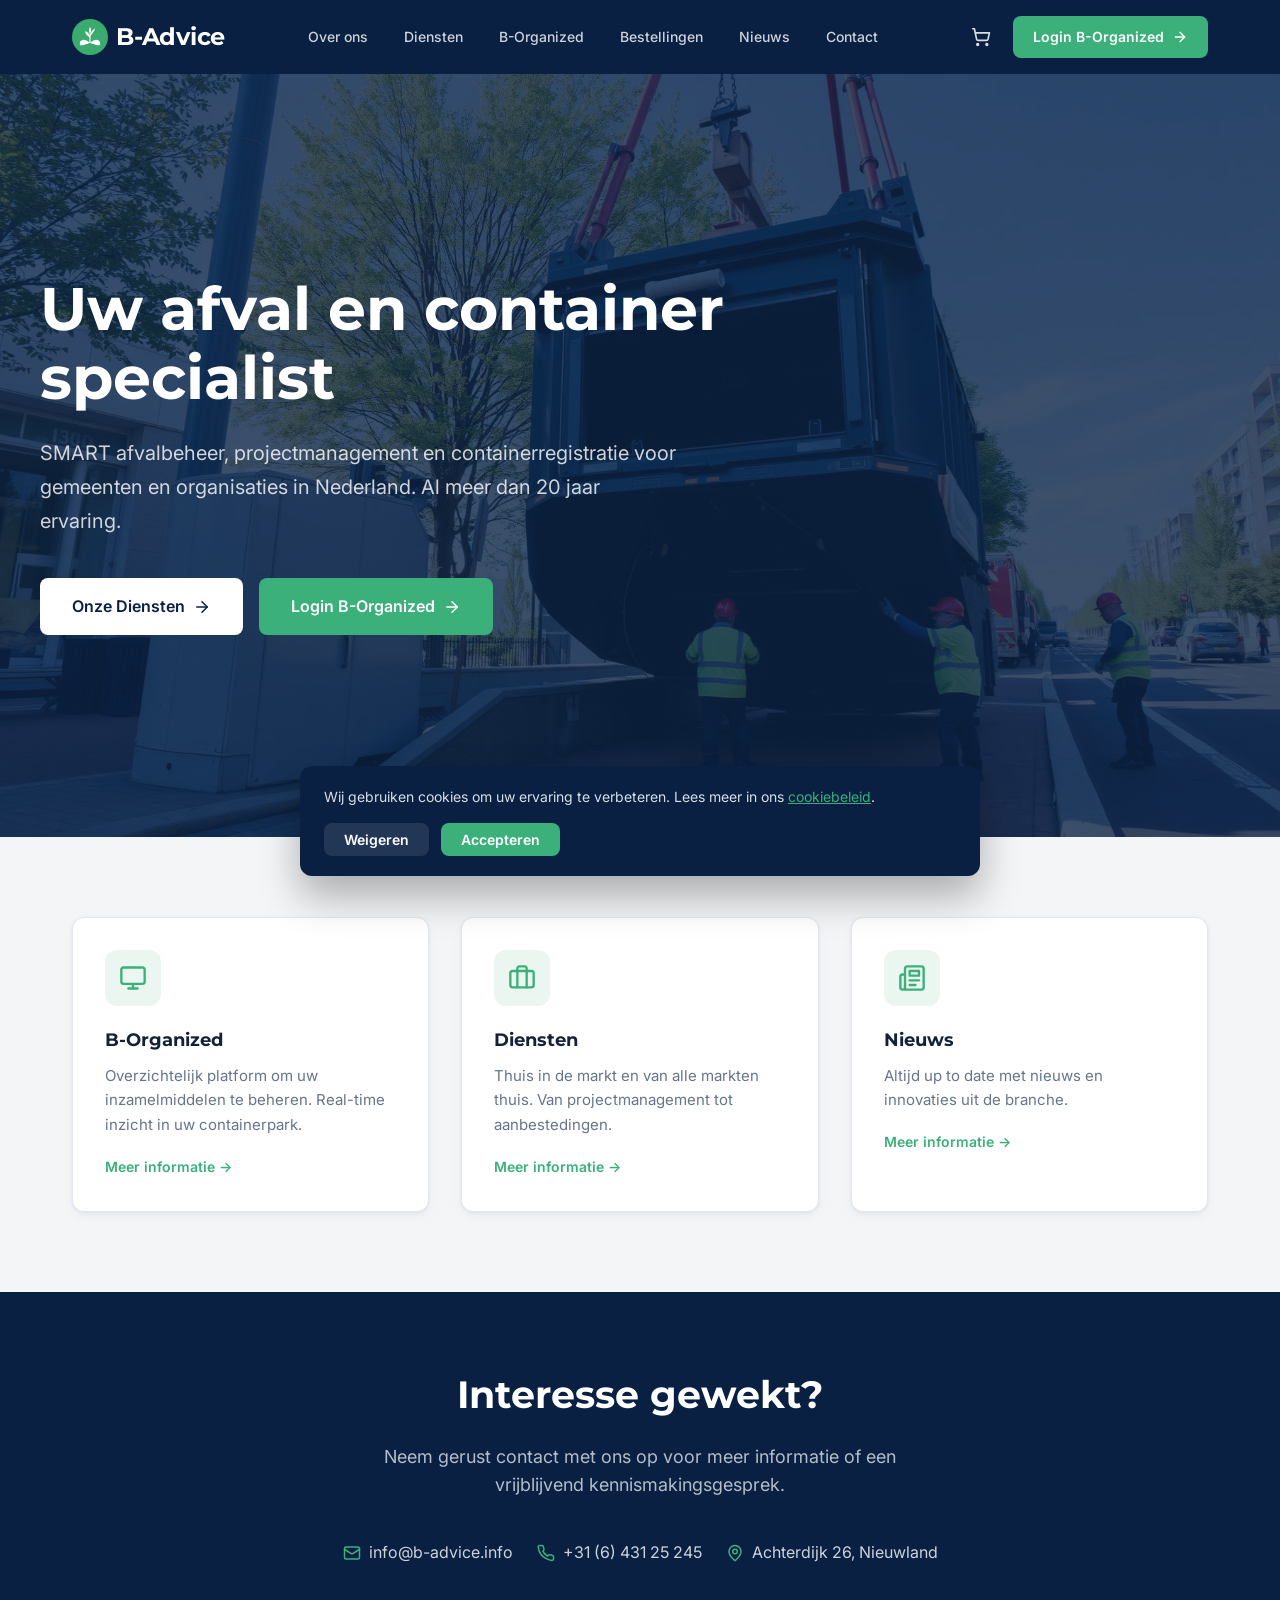
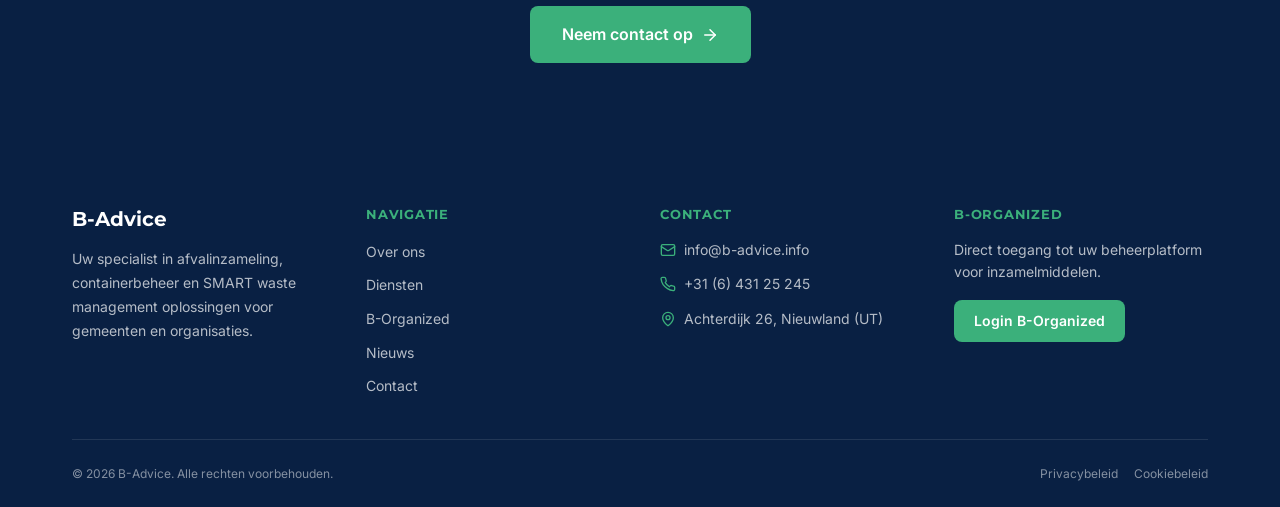
<file: docs/index.html>
<!DOCTYPE html>
<html lang="nl">
<head>
  <meta charset="UTF-8">
  <meta name="viewport" content="width=device-width, initial-scale=1">
  <title>B-Advice – Uw afval en container specialist</title>
  <meta name="description" content="SMART afvalbeheer, projectmanagement en containerregistratie voor gemeenten en organisaties in Nederland. Al meer dan 20 jaar ervaring.">
  <link rel="stylesheet" href="style.css">
</head>
<body class="ba-site-wrapper">

<!-- NAVBAR -->
<header class="ba-navbar" id="ba-navbar">
  <div class="ba-container">
    <div class="ba-navbar-inner">
      <a href="index.html" class="ba-logo">
        <img src="images/logo.svg" alt="B-Advice logo" width="36" height="36">
        <span class="ba-logo-text">B-Advice</span>
      </a>
      <nav class="ba-nav-desktop" aria-label="Primaire navigatie">
        <ul>
          <li><a href="over-ons.html">Over ons</a></li>
          <li><a href="diensten.html">Diensten</a></li>
          <li><a href="b-organized.html">B-Organized</a></li>
          <li><a href="bestellingen.html">Bestellingen</a></li>
          <li><a href="nieuws.html">Nieuws</a></li>
          <li><a href="contact.html">Contact</a></li>
        </ul>
      </nav>
      <div class="ba-nav-actions">
        <a href="bestellingen.html" class="ba-cart-link" aria-label="Winkelwagen">
          <svg xmlns="http://www.w3.org/2000/svg" width="20" height="20" viewBox="0 0 24 24" fill="none" stroke="currentColor" stroke-width="2" stroke-linecap="round" stroke-linejoin="round"><circle cx="8" cy="21" r="1"/><circle cx="19" cy="21" r="1"/><path d="M2.05 2.05h2l2.66 12.42a2 2 0 0 0 2 1.58h9.78a2 2 0 0 0 1.95-1.57l1.65-7.43H5.12"/></svg>
        </a>
        <a href="https://b-organized.info/login" target="_blank" rel="noopener noreferrer" class="ba-btn-login">
          Login B-Organized
          <svg xmlns="http://www.w3.org/2000/svg" width="16" height="16" viewBox="0 0 24 24" fill="none" stroke="currentColor" stroke-width="2" stroke-linecap="round" stroke-linejoin="round"><path d="M5 12h14"/><path d="m12 5 7 7-7 7"/></svg>
        </a>
      </div>
      <button class="ba-nav-toggle" id="ba-nav-toggle" aria-label="Menu openen" aria-expanded="false">
        <span></span>
      </button>
    </div>
  </div>
  <div class="ba-nav-mobile" id="ba-nav-mobile">
    <div class="ba-container">
      <nav>
        <ul>
          <li><a href="over-ons.html">Over ons</a></li>
          <li><a href="diensten.html">Diensten</a></li>
          <li><a href="b-organized.html">B-Organized</a></li>
          <li><a href="bestellingen.html">Bestellingen</a></li>
          <li><a href="nieuws.html">Nieuws</a></li>
          <li><a href="contact.html">Contact</a></li>
        </ul>
        <div style="padding:0 1rem 1rem">
          <a href="https://b-organized.info/login" target="_blank" rel="noopener noreferrer" class="ba-btn-login" style="display:flex;justify-content:center;margin-top:0.5rem">Login B-Organized</a>
        </div>
      </nav>
    </div>
  </div>
</header>

<main class="ba-main">

  <!-- HERO -->
  <section class="ba-hero-home">
    <div class="ba-hero-home-bg">
      <img src="images/hero-waste.jpg" alt="Ondergrondse container installatie" width="1920" height="1080">
      <div class="ba-hero-overlay"></div>
    </div>
    <div class="ba-container ba-hero-home-content">
      <h1>Uw afval en container specialist</h1>
      <p>SMART afvalbeheer, projectmanagement en containerregistratie voor gemeenten en organisaties in Nederland. Al meer dan 20 jaar ervaring.</p>
      <div class="ba-hero-btns">
        <a href="diensten.html" class="ba-btn ba-btn-primary">
          Onze Diensten
          <svg xmlns="http://www.w3.org/2000/svg" width="18" height="18" viewBox="0 0 24 24" fill="none" stroke="currentColor" stroke-width="2" stroke-linecap="round" stroke-linejoin="round"><path d="M5 12h14"/><path d="m12 5 7 7-7 7"/></svg>
        </a>
        <a href="https://b-organized.info/login" target="_blank" rel="noopener noreferrer" class="ba-btn ba-btn-green">
          Login B-Organized
          <svg xmlns="http://www.w3.org/2000/svg" width="18" height="18" viewBox="0 0 24 24" fill="none" stroke="currentColor" stroke-width="2" stroke-linecap="round" stroke-linejoin="round"><path d="M5 12h14"/><path d="m12 5 7 7-7 7"/></svg>
        </a>
      </div>
    </div>
  </section>

  <!-- FEATURE CARDS -->
  <section class="ba-section ba-bg-secondary">
    <div class="ba-container">
      <div class="ba-grid-3 ba-stagger">

        <a href="b-organized.html" class="ba-card ba-animate" style="text-decoration:none">
          <div class="ba-card-icon">
            <svg xmlns="http://www.w3.org/2000/svg" width="28" height="28" viewBox="0 0 24 24" fill="none" stroke="currentColor" stroke-width="2" stroke-linecap="round" stroke-linejoin="round"><rect width="20" height="14" x="2" y="3" rx="2"/><path d="M8 21h8m-4-4v4"/></svg>
          </div>
          <h3>B-Organized</h3>
          <p>Overzichtelijk platform om uw inzamelmiddelen te beheren. Real-time inzicht in uw containerpark.</p>
          <span class="ba-card-link">Meer informatie →</span>
        </a>

        <a href="diensten.html" class="ba-card ba-animate" style="text-decoration:none">
          <div class="ba-card-icon">
            <svg xmlns="http://www.w3.org/2000/svg" width="28" height="28" viewBox="0 0 24 24" fill="none" stroke="currentColor" stroke-width="2" stroke-linecap="round" stroke-linejoin="round"><path d="M16 20V4a2 2 0 0 0-2-2h-4a2 2 0 0 0-2 2v16"/><rect width="20" height="14" x="2" y="6" rx="2"/></svg>
          </div>
          <h3>Diensten</h3>
          <p>Thuis in de markt en van alle markten thuis. Van projectmanagement tot aanbestedingen.</p>
          <span class="ba-card-link">Meer informatie →</span>
        </a>

        <a href="nieuws.html" class="ba-card ba-animate" style="text-decoration:none">
          <div class="ba-card-icon">
            <svg xmlns="http://www.w3.org/2000/svg" width="28" height="28" viewBox="0 0 24 24" fill="none" stroke="currentColor" stroke-width="2" stroke-linecap="round" stroke-linejoin="round"><path d="M4 22h16a2 2 0 0 0 2-2V4a2 2 0 0 0-2-2H8a2 2 0 0 0-2 2v16a2 2 0 0 1-2 2Zm0 0a2 2 0 0 1-2-2v-9c0-1.1.9-2 2-2h2"/><path d="M18 14h-8"/><path d="M15 18h-5"/><path d="M10 6h8v4h-8V6Z"/></svg>
          </div>
          <h3>Nieuws</h3>
          <p>Altijd up to date met nieuws en innovaties uit de branche.</p>
          <span class="ba-card-link">Meer informatie →</span>
        </a>

      </div>
    </div>
  </section>

  <!-- CTA SECTION -->
  <section class="ba-section ba-bg-navy">
    <div class="ba-container">
      <div class="ba-cta ba-animate">
        <h2>Interesse gewekt?</h2>
        <p>Neem gerust contact met ons op voor meer informatie of een vrijblijvend kennismakingsgesprek.</p>
        <div class="ba-cta-contacts">
          <a href="mailto:info@b-advice.info">
            <span class="ba-icon-accent">
              <svg xmlns="http://www.w3.org/2000/svg" width="18" height="18" viewBox="0 0 24 24" fill="none" stroke="currentColor" stroke-width="2" stroke-linecap="round" stroke-linejoin="round"><rect width="20" height="16" x="2" y="4" rx="2"/><path d="m22 7-8.97 5.7a1.94 1.94 0 0 1-2.06 0L2 7"/></svg>
            </span>
            info@b-advice.info
          </a>
          <a href="tel:+31643125245">
            <span class="ba-icon-accent">
              <svg xmlns="http://www.w3.org/2000/svg" width="18" height="18" viewBox="0 0 24 24" fill="none" stroke="currentColor" stroke-width="2" stroke-linecap="round" stroke-linejoin="round"><path d="M22 16.92v3a2 2 0 0 1-2.18 2 19.79 19.79 0 0 1-8.63-3.07A19.5 19.5 0 0 1 4.69 13a19.79 19.79 0 0 1-3.07-8.67A2 2 0 0 1 3.54 2h3a2 2 0 0 1 2 1.72c.127.96.361 1.903.7 2.81a2 2 0 0 1-.45 2.11L7.91 9.91a16 16 0 0 0 6.18 6.18l1.27-1.27a2 2 0 0 1 2.11-.45c.907.339 1.85.573 2.81.7A2 2 0 0 1 22 16.92z"/></svg>
            </span>
            +31 (6) 431 25 245
          </a>
          <span>
            <span class="ba-icon-accent">
              <svg xmlns="http://www.w3.org/2000/svg" width="18" height="18" viewBox="0 0 24 24" fill="none" stroke="currentColor" stroke-width="2" stroke-linecap="round" stroke-linejoin="round"><path d="M20 10c0 4.993-5.539 10.193-7.399 11.799a1 1 0 0 1-1.202 0C9.539 20.193 4 14.993 4 10a8 8 0 0 1 16 0"/><circle cx="12" cy="10" r="3"/></svg>
            </span>
            Achterdijk 26, Nieuwland
          </span>
        </div>
        <a href="contact.html" class="ba-btn ba-btn-green">
          Neem contact op
          <svg xmlns="http://www.w3.org/2000/svg" width="18" height="18" viewBox="0 0 24 24" fill="none" stroke="currentColor" stroke-width="2" stroke-linecap="round" stroke-linejoin="round"><path d="M5 12h14"/><path d="m12 5 7 7-7 7"/></svg>
        </a>
      </div>
    </div>
  </section>

</main>

<!-- FOOTER -->
<footer class="ba-footer">
  <div class="ba-container">
    <div class="ba-footer-inner">
      <div class="ba-footer-brand">
        <h3>B-Advice</h3>
        <p>Uw specialist in afvalinzameling, containerbeheer en SMART waste management oplossingen voor gemeenten en organisaties.</p>
      </div>
      <div class="ba-footer-section">
        <h4>Navigatie</h4>
        <ul>
          <li><a href="over-ons.html">Over ons</a></li>
          <li><a href="diensten.html">Diensten</a></li>
          <li><a href="b-organized.html">B-Organized</a></li>
          <li><a href="nieuws.html">Nieuws</a></li>
          <li><a href="contact.html">Contact</a></li>
        </ul>
      </div>
      <div class="ba-footer-section">
        <h4>Contact</h4>
        <div class="ba-footer-contact-item">
          <svg xmlns="http://www.w3.org/2000/svg" width="16" height="16" viewBox="0 0 24 24" fill="none" stroke="currentColor" stroke-width="2" stroke-linecap="round" stroke-linejoin="round"><rect width="20" height="16" x="2" y="4" rx="2"/><path d="m22 7-8.97 5.7a1.94 1.94 0 0 1-2.06 0L2 7"/></svg>
          <a href="mailto:info@b-advice.info">info@b-advice.info</a>
        </div>
        <div class="ba-footer-contact-item">
          <svg xmlns="http://www.w3.org/2000/svg" width="16" height="16" viewBox="0 0 24 24" fill="none" stroke="currentColor" stroke-width="2" stroke-linecap="round" stroke-linejoin="round"><path d="M22 16.92v3a2 2 0 0 1-2.18 2 19.79 19.79 0 0 1-8.63-3.07A19.5 19.5 0 0 1 4.69 13a19.79 19.79 0 0 1-3.07-8.67A2 2 0 0 1 3.54 2h3a2 2 0 0 1 2 1.72c.127.96.361 1.903.7 2.81a2 2 0 0 1-.45 2.11L7.91 9.91a16 16 0 0 0 6.18 6.18l1.27-1.27a2 2 0 0 1 2.11-.45c.907.339 1.85.573 2.81.7A2 2 0 0 1 22 16.92z"/></svg>
          <a href="tel:+31643125245">+31 (6) 431 25 245</a>
        </div>
        <div class="ba-footer-contact-item">
          <svg xmlns="http://www.w3.org/2000/svg" width="16" height="16" viewBox="0 0 24 24" fill="none" stroke="currentColor" stroke-width="2" stroke-linecap="round" stroke-linejoin="round"><path d="M20 10c0 4.993-5.539 10.193-7.399 11.799a1 1 0 0 1-1.202 0C9.539 20.193 4 14.993 4 10a8 8 0 0 1 16 0"/><circle cx="12" cy="10" r="3"/></svg>
          <span>Achterdijk 26, Nieuwland (UT)</span>
        </div>
      </div>
      <div class="ba-footer-section ba-footer-borganized">
        <h4>B-Organized</h4>
        <p>Direct toegang tot uw beheerplatform voor inzamelmiddelen.</p>
        <a href="https://b-organized.info/login" target="_blank" rel="noopener noreferrer" class="ba-btn ba-btn-green ba-btn-sm">
          Login B-Organized
        </a>
      </div>
    </div>
    <div class="ba-footer-bottom">
      <p>&copy; 2026 B-Advice. Alle rechten voorbehouden.</p>
      <div class="ba-footer-bottom-links">
        <a href="privacybeleid.html">Privacybeleid</a>
        <a href="cookiebeleid.html">Cookiebeleid</a>
      </div>
    </div>
  </div>
</footer>

<!-- COOKIE CONSENT -->
<div class="ba-cookie" id="ba-cookie">
  <p>Wij gebruiken cookies om uw ervaring te verbeteren. Lees meer in ons <a href="cookiebeleid.html">cookiebeleid</a>.</p>
  <div class="ba-cookie-btns">
    <button class="ba-cookie-decline" id="ba-cookie-decline">Weigeren</button>
    <button class="ba-cookie-accept" id="ba-cookie-accept">Accepteren</button>
  </div>
</div>

<script>
(function () {
  var toggle = document.getElementById('ba-nav-toggle');
  var mobileNav = document.getElementById('ba-nav-mobile');
  if (toggle && mobileNav) {
    toggle.addEventListener('click', function () {
      var open = mobileNav.classList.toggle('open');
      toggle.classList.toggle('open', open);
      toggle.setAttribute('aria-expanded', open ? 'true' : 'false');
    });
  }
  var navbar = document.getElementById('ba-navbar');
  if (navbar) {
    window.addEventListener('scroll', function () {
      navbar.classList.toggle('scrolled', window.scrollY > 20);
    }, { passive: true });
  }
  var cookieBar = document.getElementById('ba-cookie');
  if (cookieBar) {
    if (localStorage.getItem('ba_cookie_consent')) cookieBar.classList.add('hidden');
    document.getElementById('ba-cookie-accept').addEventListener('click', function () {
      localStorage.setItem('ba_cookie_consent', 'accepted');
      cookieBar.classList.add('hidden');
    });
    document.getElementById('ba-cookie-decline').addEventListener('click', function () {
      localStorage.setItem('ba_cookie_consent', 'declined');
      cookieBar.classList.add('hidden');
    });
  }
  var animEls = document.querySelectorAll('.ba-animate');
  if ('IntersectionObserver' in window) {
    var obs = new IntersectionObserver(function (entries) {
      entries.forEach(function (e) {
        if (e.isIntersecting) { e.target.classList.add('visible'); obs.unobserve(e.target); }
      });
    }, { threshold: 0.1 });
    animEls.forEach(function (el) { obs.observe(el); });
  } else {
    animEls.forEach(function (el) { el.classList.add('visible'); });
  }
})();
</script>
</body>
</html>
</file>
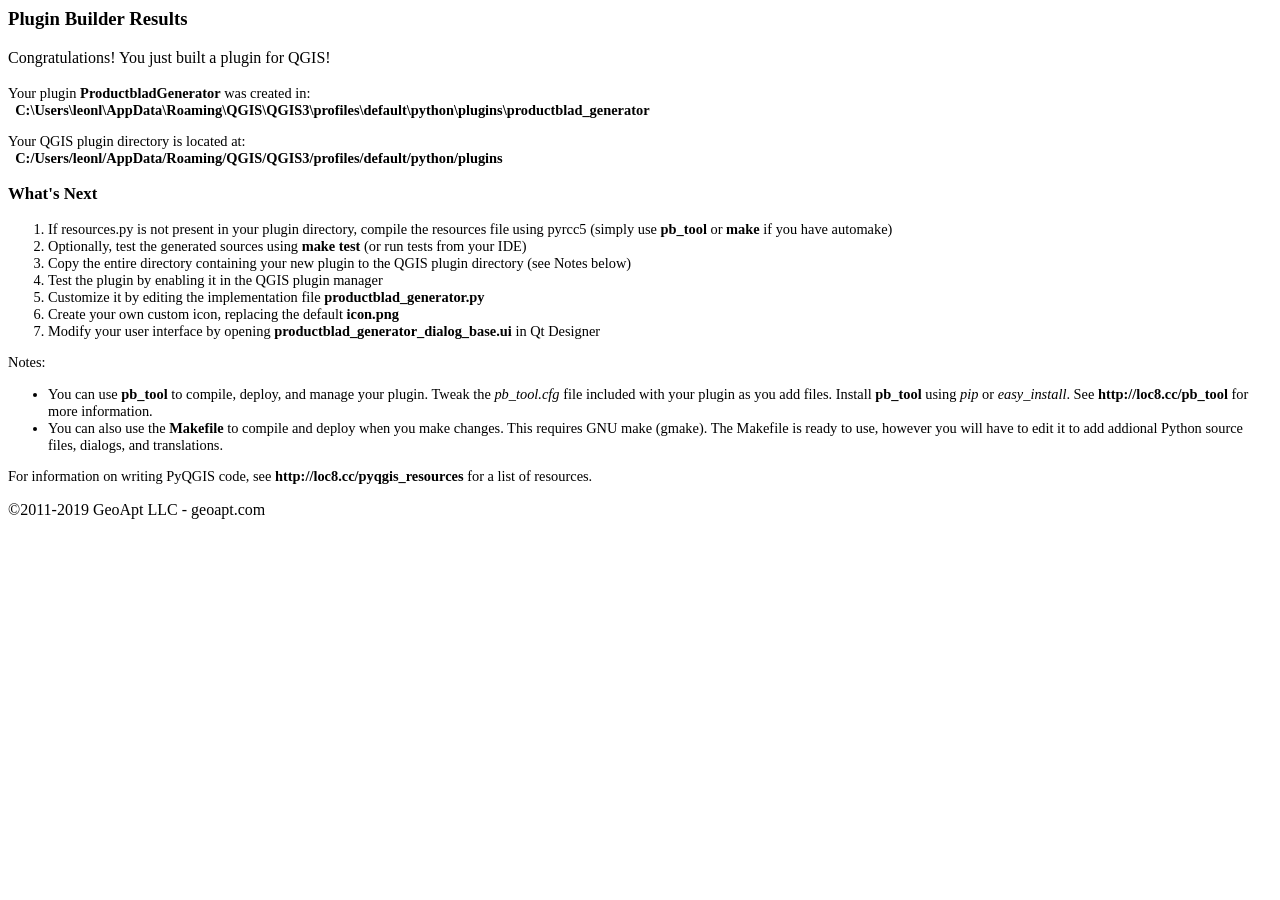
<file: README.html>
<html>
<body>
<h3>Plugin Builder Results</h3>

Congratulations! You just built a plugin for QGIS!<br/><br />

<div id='help' style='font-size:.9em;'>
Your plugin <b>ProductbladGenerator</b> was created in:<br>
&nbsp;&nbsp;<b>C:\Users\leonl\AppData\Roaming\QGIS\QGIS3\profiles\default\python\plugins\productblad_generator</b>
<p>
Your QGIS plugin directory is located at:<br>
&nbsp;&nbsp;<b>C:/Users/leonl/AppData/Roaming/QGIS/QGIS3/profiles/default/python/plugins</b>
<p>
<h3>What's Next</h3>
<ol>
    <li>If resources.py is not present in your plugin directory, compile the resources file using pyrcc5 (simply use <b>pb_tool</b> or <b>make</b> if you have automake)
    <li>Optionally, test the generated sources using <b>make test</b> (or run tests from your IDE)
    <li>Copy the entire directory containing your new plugin to the QGIS plugin directory (see Notes below)
    <li>Test the plugin by enabling it in the QGIS plugin manager
    <li>Customize it by editing the implementation file <b>productblad_generator.py</b>
    <li>Create your own custom icon, replacing the default <b>icon.png</b>
    <li>Modify your user interface by opening <b>productblad_generator_dialog_base.ui</b> in Qt Designer
</ol>
Notes:
<ul>
    <li>You can use <b>pb_tool</b> to compile, deploy, and manage your plugin. Tweak the <i>pb_tool.cfg</i> file included with your plugin as you add files. Install <b>pb_tool</b> using 
        <i>pip</i> or <i>easy_install</i>. See <b>http://loc8.cc/pb_tool</b> for more information.
    <li>You can also use the <b>Makefile</b> to compile and deploy when you
        make changes. This requires GNU make (gmake). The Makefile is ready to use, however you 
        will have to edit it to add addional Python source files, dialogs, and translations.
</ul>
</div>
<div style='font-size:.9em;'>
<p>
For information on writing PyQGIS code, see <b>http://loc8.cc/pyqgis_resources</b> for a list of resources.
</p>
</div>
<p>
&copy;2011-2019 GeoApt LLC - geoapt.com 
</p>
</body>
</html>
</file>
<file: docs/style.css>
/*
Theme Name: B-Advice
Theme URI: https://b-advice.info
Description: Officieel thema voor B-Advice - specialist in afvalinzameling, containerbeheer en SMART waste management voor gemeenten en organisaties in Nederland.
Version: 1.0.0
Author: B-Advice
Author URI: https://b-advice.info
Text Domain: b-advice
License: Proprietary
*/

@import url('https://fonts.googleapis.com/css2?family=Inter:wght@300;400;500;600;700;800;900&family=Montserrat:wght@600;700;800;900&display=swap');

/* =====================
   CSS VARIABLES
   ===================== */
:root {
  --navy:        hsl(216, 76%, 15%);
  --navy-light:  hsl(216, 50%, 25%);
  --green:       hsl(153, 50%, 46%);
  --green-dark:  hsl(153, 55%, 38%);
  --green-light: hsl(153, 45%, 55%);
  --white:       #ffffff;
  --foreground:  hsl(216, 50%, 15%);
  --muted:       hsl(215, 16%, 47%);
  --secondary:   hsl(210, 20%, 96%);
  --border:      hsl(214, 32%, 91%);
  --card:        #ffffff;
  --radius:      0.75rem;
}

/* =====================
   RESET & BASE
   ===================== */
*, *::before, *::after { box-sizing: border-box; margin: 0; padding: 0; }

html { scroll-behavior: smooth; }

body {
  font-family: 'Inter', sans-serif;
  font-size: 1rem;
  line-height: 1.6;
  color: var(--foreground);
  background: var(--white);
  -webkit-font-smoothing: antialiased;
}

h1, h2, h3, h4, h5, h6 {
  font-family: 'Montserrat', sans-serif;
  line-height: 1.2;
  color: var(--foreground);
}

a { color: inherit; text-decoration: none; }
a:hover { text-decoration: none; }
img { max-width: 100%; height: auto; display: block; }
ul { list-style: none; }
button { cursor: pointer; border: none; background: none; font-family: inherit; }
input, textarea, select { font-family: inherit; }

/* =====================
   LAYOUT
   ===================== */
.ba-container {
  width: 100%;
  max-width: 1200px;
  margin: 0 auto;
  padding: 0 1rem;
}

@media (min-width: 640px)  { .ba-container { padding: 0 1.5rem; } }
@media (min-width: 1024px) { .ba-container { padding: 0 2rem; } }

.ba-site-wrapper {
  display: flex;
  flex-direction: column;
  min-height: 100vh;
}

.ba-main { flex: 1; padding-top: 72px; }

/* =====================
   NAVBAR
   ===================== */
.ba-navbar {
  position: fixed;
  top: 0; left: 0; right: 0;
  z-index: 100;
  background: var(--navy);
  transition: padding 0.3s, box-shadow 0.3s;
  padding: 1rem 0;
}
.ba-navbar.scrolled {
  padding: 0.5rem 0;
  box-shadow: 0 4px 24px rgba(0,0,0,0.18);
}

.ba-navbar-inner {
  display: flex;
  align-items: center;
  justify-content: space-between;
  gap: 1rem;
}

.ba-logo {
  display: flex;
  align-items: center;
  gap: 0.5rem;
  text-decoration: none;
}
.ba-logo img {
  width: 2.25rem;
  height: 2.25rem;
}
.ba-logo-text {
  font-family: 'Montserrat', sans-serif;
  font-size: 1.5rem;
  font-weight: 700;
  color: var(--white);
  letter-spacing: -0.01em;
}

/* Desktop nav */
.ba-nav-desktop {
  display: none;
  align-items: center;
  gap: 0.25rem;
}
@media (min-width: 1024px) {
  .ba-nav-desktop { display: flex; }
}

.ba-nav-desktop a,
.ba-nav-desktop .current-menu-item > a,
.ba-nav-desktop .current_page_item > a {
  display: inline-block;
  padding: 0.5rem 1rem;
  font-size: 0.875rem;
  font-weight: 500;
  color: rgba(255,255,255,0.8);
  border-radius: 0.375rem;
  transition: color 0.2s;
}
.ba-nav-desktop a:hover,
.ba-nav-desktop .current-menu-item > a,
.ba-nav-desktop .current_page_item > a { color: var(--white); }

/* WordPress nav menu reset */
.ba-nav-desktop ul { display: flex; align-items: center; gap: 0.25rem; }
.ba-nav-desktop ul li { position: relative; }
.ba-nav-desktop ul ul { display: none; } /* hide sub-menus */

.ba-nav-login {
  display: none;
}
@media (min-width: 1024px) {
  .ba-nav-login { display: block; }
}

.ba-btn-login {
  display: inline-flex;
  align-items: center;
  gap: 0.5rem;
  background: var(--green);
  color: var(--white);
  padding: 0.625rem 1.25rem;
  border-radius: 0.5rem;
  font-size: 0.875rem;
  font-weight: 600;
  transition: background 0.2s;
}
.ba-btn-login:hover { background: var(--green-dark); color: var(--white); }

/* Mobile toggle */
.ba-nav-toggle {
  display: flex;
  align-items: center;
  justify-content: center;
  width: 2.5rem;
  height: 2.5rem;
  color: var(--white);
  padding: 0.5rem;
}
@media (min-width: 1024px) { .ba-nav-toggle { display: none; } }

.ba-nav-toggle span,
.ba-nav-toggle span::before,
.ba-nav-toggle span::after {
  display: block;
  width: 22px;
  height: 2px;
  background: var(--white);
  transition: all 0.3s;
  position: relative;
}
.ba-nav-toggle span::before,
.ba-nav-toggle span::after {
  content: '';
  position: absolute;
  left: 0;
}
.ba-nav-toggle span::before { top: -7px; }
.ba-nav-toggle span::after  { top: 7px; }

/* Mobile nav open state */
.ba-nav-toggle.open span  { background: transparent; }
.ba-nav-toggle.open span::before { transform: rotate(45deg); top: 0; }
.ba-nav-toggle.open span::after  { transform: rotate(-45deg); top: 0; }

/* Mobile menu */
.ba-nav-mobile {
  display: none;
  background: var(--navy);
  border-top: 1px solid var(--navy-light);
}
.ba-nav-mobile.open { display: block; }

.ba-nav-mobile nav {
  padding: 1rem 0;
}
.ba-nav-mobile a {
  display: block;
  padding: 0.75rem 1rem;
  font-size: 0.875rem;
  font-weight: 500;
  color: rgba(255,255,255,0.8);
  border-radius: 0.375rem;
  transition: color 0.2s, background 0.2s;
}
.ba-nav-mobile a:hover,
.ba-nav-mobile .current-menu-item > a,
.ba-nav-mobile .current_page_item > a {
  color: var(--white);
  background: var(--navy-light);
}
.ba-nav-mobile ul { padding: 0 1rem; }
.ba-nav-mobile ul ul { display: none; }

.ba-nav-mobile .ba-btn-login {
  display: flex;
  justify-content: center;
  margin: 0.5rem 1rem;
  padding: 0.75rem 1.25rem;
}

/* =====================
   BUTTONS
   ===================== */
.ba-btn {
  display: inline-flex;
  align-items: center;
  gap: 0.5rem;
  padding: 1rem 2rem;
  border-radius: 0.5rem;
  font-size: 1rem;
  font-weight: 600;
  transition: all 0.2s;
  cursor: pointer;
  border: none;
}
.ba-btn-primary {
  background: var(--white);
  color: var(--navy);
}
.ba-btn-primary:hover { background: rgba(255,255,255,0.9); color: var(--navy); }

.ba-btn-green {
  background: var(--green);
  color: var(--white);
}
.ba-btn-green:hover { background: var(--green-dark); color: var(--white); }

.ba-btn-navy {
  background: var(--navy);
  color: var(--white);
}
.ba-btn-navy:hover { background: var(--navy-light); color: var(--white); }

.ba-btn-accent {
  background: var(--green);
  color: var(--white);
}
.ba-btn-accent:hover { background: var(--green-dark); color: var(--white); }

.ba-btn-sm {
  padding: 0.625rem 1.25rem;
  font-size: 0.875rem;
}

/* =====================
   HERO SECTIONS
   ===================== */
.ba-hero-home {
  position: relative;
  min-height: 85vh;
  display: flex;
  align-items: center;
  overflow: hidden;
}
.ba-hero-home-bg {
  position: absolute;
  inset: 0;
}
.ba-hero-home-bg img {
  width: 100%;
  height: 100%;
  object-fit: cover;
}
.ba-hero-overlay {
  position: absolute;
  inset: 0;
  background: rgba(13, 37, 71, 0.80);
}
.ba-hero-home-content {
  position: relative;
  z-index: 1;
  padding: 5rem 0;
}
.ba-hero-home-content h1 {
  font-size: clamp(2rem, 5vw, 3.75rem);
  font-weight: 700;
  color: var(--white);
  margin-bottom: 1.5rem;
  max-width: 48rem;
  line-height: 1.15;
}
.ba-hero-home-content p {
  font-size: clamp(1rem, 2.5vw, 1.25rem);
  color: rgba(255,255,255,0.8);
  margin-bottom: 2.5rem;
  max-width: 40rem;
  line-height: 1.7;
}
.ba-hero-btns {
  display: flex;
  flex-wrap: wrap;
  gap: 1rem;
}

/* Interior page hero */
.ba-page-hero {
  background: var(--navy);
  padding: 6rem 0 4rem;
}
@media (min-width: 1024px) { .ba-page-hero { padding: 8rem 0 5rem; } }
.ba-page-hero h1 {
  font-size: clamp(2rem, 4vw, 3rem);
  font-weight: 700;
  color: var(--white);
  margin-bottom: 1.5rem;
  max-width: 48rem;
}
.ba-page-hero p {
  font-size: 1.125rem;
  color: rgba(255,255,255,0.7);
  max-width: 40rem;
  line-height: 1.7;
}

/* =====================
   SECTIONS
   ===================== */
.ba-section { padding: 5rem 0; }
.ba-section-sm { padding: 3rem 0; }

.ba-bg-white    { background: var(--white); }
.ba-bg-secondary { background: var(--secondary); }
.ba-bg-navy     { background: var(--navy); }
.ba-bg-accent   { background: var(--green); }

.ba-section-title {
  font-size: clamp(1.75rem, 3vw, 2.25rem);
  font-weight: 700;
  margin-bottom: 3rem;
}
.ba-section-title-center {
  text-align: center;
  margin-bottom: 3rem;
}
.ba-section-title-white { color: var(--white); }

/* =====================
   CARDS
   ===================== */
.ba-card {
  background: var(--card);
  border: 1px solid var(--border);
  border-radius: var(--radius);
  padding: 2rem;
  transition: transform 0.3s, box-shadow 0.3s;
}
.ba-card:hover {
  transform: translateY(-4px);
  box-shadow: 0 12px 40px -12px rgba(13,37,71,0.15);
}

.ba-card-icon {
  width: 3.5rem;
  height: 3.5rem;
  border-radius: 0.75rem;
  background: rgba(58,170,110,0.1);
  display: flex;
  align-items: center;
  justify-content: center;
  margin-bottom: 1.5rem;
}
.ba-card-icon svg { color: var(--green); }

.ba-card h3 {
  font-size: 1.125rem;
  font-weight: 700;
  margin-bottom: 0.75rem;
}
.ba-card p {
  color: var(--muted);
  font-size: 0.9375rem;
  line-height: 1.65;
  margin-bottom: 1rem;
}
.ba-card-link {
  display: inline-flex;
  align-items: center;
  gap: 0.25rem;
  color: var(--green);
  font-size: 0.875rem;
  font-weight: 600;
  transition: gap 0.2s;
}
.ba-card:hover .ba-card-link { gap: 0.5rem; }

/* Dark card */
.ba-card-dark {
  background: var(--navy);
  border-color: var(--navy);
  color: var(--white);
}
.ba-card-dark h3 { color: var(--white); }
.ba-card-dark p { color: rgba(255,255,255,0.7); }

/* =====================
   GRIDS
   ===================== */
.ba-grid-3 {
  display: grid;
  grid-template-columns: 1fr;
  gap: 2rem;
}
@media (min-width: 768px)  { .ba-grid-3 { grid-template-columns: repeat(2, 1fr); } }
@media (min-width: 1024px) { .ba-grid-3 { grid-template-columns: repeat(3, 1fr); } }

.ba-grid-4 {
  display: grid;
  grid-template-columns: 1fr;
  gap: 1.5rem;
}
@media (min-width: 768px)  { .ba-grid-4 { grid-template-columns: repeat(2, 1fr); } }
@media (min-width: 1280px) { .ba-grid-4 { grid-template-columns: repeat(4, 1fr); } }

.ba-grid-2 {
  display: grid;
  grid-template-columns: 1fr;
  gap: 4rem;
}
@media (min-width: 1024px) { .ba-grid-2 { grid-template-columns: repeat(2, 1fr); align-items: center; } }

/* =====================
   CTA SECTION
   ===================== */
.ba-cta {
  text-align: center;
}
.ba-cta h2 {
  font-size: clamp(1.75rem, 3vw, 2.5rem);
  font-weight: 700;
  color: var(--white);
  margin-bottom: 1.5rem;
}
.ba-cta p {
  color: rgba(255,255,255,0.7);
  font-size: 1.125rem;
  margin-bottom: 2.5rem;
  max-width: 36rem;
  margin-left: auto;
  margin-right: auto;
}
.ba-cta-contacts {
  display: flex;
  flex-wrap: wrap;
  align-items: center;
  justify-content: center;
  gap: 1.5rem;
  color: rgba(255,255,255,0.8);
  margin-bottom: 2.5rem;
}
.ba-cta-contacts a {
  display: flex;
  align-items: center;
  gap: 0.5rem;
  transition: color 0.2s;
}
.ba-cta-contacts a:hover { color: var(--green-light); }
.ba-cta-contacts span { display: flex; align-items: center; gap: 0.5rem; }
.ba-icon-accent { color: var(--green); flex-shrink: 0; }

/* =====================
   TIMELINE
   ===================== */
.ba-timeline { max-width: 44rem; }
.ba-timeline-item {
  display: flex;
  gap: 1.5rem;
  padding-bottom: 2.5rem;
  position: relative;
}
.ba-timeline-dot-wrap {
  display: flex;
  flex-direction: column;
  align-items: center;
}
.ba-timeline-dot {
  width: 1rem;
  height: 1rem;
  border-radius: 50%;
  background: var(--green);
  flex-shrink: 0;
  margin-top: 0.25rem;
}
.ba-timeline-line {
  width: 2px;
  flex: 1;
  background: var(--border);
  margin-top: 0.5rem;
}
.ba-timeline-year {
  font-size: 0.875rem;
  font-weight: 700;
  color: var(--green);
}
.ba-timeline-text { color: var(--foreground); margin-top: 0.25rem; }

/* =====================
   TEAM CARDS
   ===================== */
.ba-team-card { position: relative; }
.ba-avatar {
  width: 4rem;
  height: 4rem;
  border-radius: 50%;
  background: var(--navy);
  display: flex;
  align-items: center;
  justify-content: center;
  margin-bottom: 1.25rem;
}
.ba-avatar-initials {
  font-family: 'Montserrat', sans-serif;
  font-weight: 700;
  font-size: 1.25rem;
  color: var(--white);
}
.ba-team-role {
  color: var(--green);
  font-size: 0.875rem;
  font-weight: 500;
  margin-bottom: 0.75rem;
}
.ba-linkedin {
  display: inline-flex;
  align-items: center;
  gap: 0.375rem;
  font-size: 0.875rem;
  color: var(--green);
  font-weight: 500;
  transition: color 0.2s;
}
.ba-linkedin:hover { color: var(--green-dark); }

/* =====================
   NEWS / ARTICLES
   ===================== */
.ba-article {
  background: var(--card);
  border: 1px solid var(--border);
  border-radius: var(--radius);
  overflow: hidden;
  transition: transform 0.3s, box-shadow 0.3s;
  cursor: pointer;
}
.ba-article:hover {
  transform: translateY(-4px);
  box-shadow: 0 12px 40px -12px rgba(13,37,71,0.15);
}
.ba-article-accent { height: 0.5rem; background: var(--green); }
.ba-article-body { padding: 1.75rem; }
.ba-article-meta {
  display: flex;
  align-items: center;
  gap: 1rem;
  font-size: 0.75rem;
  color: var(--muted);
  margin-bottom: 1rem;
}
.ba-article-meta span { display: flex; align-items: center; gap: 0.25rem; }
.ba-article h3 {
  font-size: 1.0625rem;
  font-weight: 700;
  margin-bottom: 0.75rem;
  transition: color 0.2s;
}
.ba-article:hover h3 { color: var(--green); }
.ba-article p { font-size: 0.875rem; color: var(--muted); line-height: 1.65; margin-bottom: 1rem; }
.ba-article-more {
  display: inline-flex;
  align-items: center;
  gap: 0.25rem;
  color: var(--green);
  font-size: 0.875rem;
  font-weight: 600;
}

/* Category filter */
.ba-category-filters {
  display: flex;
  flex-wrap: wrap;
  gap: 0.5rem;
  margin-bottom: 3rem;
}
.ba-category-btn {
  padding: 0.5rem 1rem;
  border-radius: 0.5rem;
  font-size: 0.875rem;
  font-weight: 500;
  background: var(--secondary);
  color: var(--muted);
  border: none;
  cursor: pointer;
  transition: background 0.2s, color 0.2s;
}
.ba-category-btn:hover,
.ba-category-btn.active {
  background: var(--green);
  color: var(--white);
}

/* =====================
   CONTACT FORM
   ===================== */
.ba-form { }
.ba-form-group { margin-bottom: 1.25rem; }
.ba-form label {
  display: block;
  font-size: 0.875rem;
  font-weight: 500;
  margin-bottom: 0.375rem;
  color: var(--foreground);
}
.ba-form input,
.ba-form textarea {
  width: 100%;
  padding: 0.75rem 1rem;
  border: 1px solid var(--border);
  border-radius: 0.5rem;
  background: var(--white);
  color: var(--foreground);
  font-size: 1rem;
  transition: border-color 0.2s, box-shadow 0.2s;
  outline: none;
}
.ba-form input:focus,
.ba-form textarea:focus {
  border-color: var(--green);
  box-shadow: 0 0 0 3px rgba(58,170,110,0.15);
}
.ba-form textarea { resize: vertical; }

.ba-alert {
  padding: 1rem 1.25rem;
  border-radius: 0.5rem;
  margin-bottom: 1.5rem;
  font-size: 0.9375rem;
}
.ba-alert-success { background: rgba(58,170,110,0.1); color: var(--green-dark); border: 1px solid rgba(58,170,110,0.3); }
.ba-alert-error   { background: rgba(239,68,68,0.1); color: #b91c1c; border: 1px solid rgba(239,68,68,0.2); }

.ba-contact-info-item {
  display: flex;
  align-items: flex-start;
  gap: 1rem;
  margin-bottom: 1.5rem;
}
.ba-contact-info-icon {
  width: 3rem;
  height: 3rem;
  border-radius: 0.5rem;
  background: rgba(58,170,110,0.1);
  display: flex;
  align-items: center;
  justify-content: center;
  flex-shrink: 0;
}
.ba-contact-info-icon svg { color: var(--green); }
.ba-contact-info-label { font-weight: 600; margin-bottom: 0.25rem; }
.ba-contact-info-value { color: var(--muted); }
.ba-contact-info-value a { color: var(--muted); transition: color 0.2s; }
.ba-contact-info-value a:hover { color: var(--green); }

.ba-map {
  border-radius: var(--radius);
  overflow: hidden;
  border: 1px solid var(--border);
}

/* =====================
   PRODUCT CATEGORIES
   ===================== */
.ba-product-cat {
  display: flex;
  align-items: center;
  gap: 1rem;
  padding: 1.5rem;
  border: 1px solid var(--border);
  border-radius: var(--radius);
  background: var(--card);
  transition: transform 0.3s, box-shadow 0.3s;
}
.ba-product-cat:hover {
  transform: translateY(-4px);
  box-shadow: 0 12px 40px -12px rgba(13,37,71,0.15);
}
.ba-product-cat-icon {
  width: 3rem;
  height: 3rem;
  border-radius: 0.5rem;
  background: rgba(58,170,110,0.1);
  display: flex;
  align-items: center;
  justify-content: center;
  flex-shrink: 0;
}
.ba-product-cat-icon svg { color: var(--green); }
.ba-product-cat h3 {
  font-size: 1rem;
  font-weight: 700;
  margin: 0;
}

/* Offerte box */
.ba-offerte {
  background: var(--secondary);
  border-radius: var(--radius);
  padding: 2.5rem;
  text-align: center;
  margin-top: 4rem;
}
.ba-offerte h3 {
  font-size: 1.5rem;
  font-weight: 700;
  margin-bottom: 1rem;
}
.ba-offerte p { color: var(--muted); margin-bottom: 2rem; max-width: 32rem; margin-left: auto; margin-right: auto; }
.ba-offerte-contacts {
  display: flex;
  flex-wrap: wrap;
  align-items: center;
  justify-content: center;
  gap: 1.5rem;
  margin-bottom: 1.5rem;
}
.ba-offerte-contacts a {
  display: flex;
  align-items: center;
  gap: 0.5rem;
  color: var(--green);
  font-weight: 500;
  transition: color 0.2s;
}
.ba-offerte-contacts a:hover { color: var(--green-dark); }

/* =====================
   B-ORGANIZED PAGE
   ===================== */
.ba-badge {
  display: inline-block;
  background: rgba(58,170,110,0.2);
  color: var(--green);
  font-size: 0.875rem;
  font-weight: 600;
  padding: 0.375rem 1rem;
  border-radius: 9999px;
  margin-bottom: 1.5rem;
}
.ba-borganized-img {
  border-radius: var(--radius);
  box-shadow: 0 25px 60px -15px rgba(13,37,71,0.4);
  border: 1px solid rgba(255,255,255,0.1);
}
.ba-feature-center {
  text-align: center;
  padding: 2rem;
  border: 1px solid var(--border);
  border-radius: var(--radius);
  background: var(--card);
  transition: transform 0.3s, box-shadow 0.3s;
}
.ba-feature-center:hover {
  transform: translateY(-4px);
  box-shadow: 0 12px 40px -12px rgba(13,37,71,0.15);
}
.ba-feature-center .ba-card-icon { margin: 0 auto 1.25rem; }
.ba-feature-center h3 { font-size: 1.0625rem; font-weight: 700; margin-bottom: 0.5rem; }
.ba-feature-center p { font-size: 0.875rem; color: var(--muted); line-height: 1.65; margin: 0; }

/* =====================
   POLICY PAGES
   ===================== */
.ba-policy-content {
  max-width: 48rem;
  margin: 0 auto;
  padding: 5rem 0;
}
.ba-policy-content h1 {
  font-size: 2.25rem;
  font-weight: 700;
  margin-bottom: 2rem;
}
.ba-policy-content h2 {
  font-size: 1.375rem;
  font-weight: 700;
  margin-top: 2.5rem;
  margin-bottom: 0.75rem;
}
.ba-policy-content p {
  color: rgba(13,37,71,0.75);
  margin-bottom: 1rem;
  line-height: 1.75;
}
.ba-policy-content ul {
  list-style: disc;
  padding-left: 1.5rem;
  color: rgba(13,37,71,0.75);
  margin-bottom: 1rem;
}
.ba-policy-content ul li { margin-bottom: 0.5rem; line-height: 1.7; }
.ba-policy-content a { color: var(--green); }
.ba-policy-content a:hover { text-decoration: underline; }
.ba-policy-meta { font-size: 0.875rem; color: var(--muted); margin-bottom: 1.5rem; }

/* =====================
   SINGLE POST
   ===================== */
.ba-single-post {
  max-width: 48rem;
  margin: 0 auto;
  padding: 5rem 0;
}
.ba-single-post h1 { font-size: 2rem; margin-bottom: 1rem; }
.ba-post-meta { font-size: 0.875rem; color: var(--muted); margin-bottom: 2rem; display: flex; gap: 1rem; flex-wrap: wrap; }
.ba-post-meta span { display: flex; align-items: center; gap: 0.375rem; }
.ba-post-content { color: var(--foreground); line-height: 1.8; }
.ba-post-content p { margin-bottom: 1.25rem; }
.ba-post-content h2 { font-size: 1.5rem; margin-top: 2rem; margin-bottom: 0.75rem; }
.ba-post-content h3 { font-size: 1.25rem; margin-top: 1.5rem; margin-bottom: 0.5rem; }
.ba-post-content ul, .ba-post-content ol { padding-left: 1.5rem; margin-bottom: 1.25rem; }
.ba-post-content li { margin-bottom: 0.375rem; }
.ba-post-content a { color: var(--green); text-decoration: underline; }
.ba-back-link {
  display: inline-flex;
  align-items: center;
  gap: 0.375rem;
  color: var(--green);
  font-weight: 500;
  font-size: 0.9375rem;
  margin-bottom: 2rem;
}
.ba-back-link:hover { color: var(--green-dark); }

/* =====================
   FOOTER
   ===================== */
.ba-footer {
  background: var(--navy);
  color: var(--white);
}
.ba-footer-inner {
  display: grid;
  grid-template-columns: 1fr;
  gap: 2.5rem;
  padding: 4rem 0 2rem;
}
@media (min-width: 768px)  { .ba-footer-inner { grid-template-columns: repeat(2, 1fr); } }
@media (min-width: 1024px) { .ba-footer-inner { grid-template-columns: repeat(4, 1fr); } }

.ba-footer-brand h3 {
  font-family: 'Montserrat', sans-serif;
  font-size: 1.25rem;
  font-weight: 700;
  color: var(--white);
  margin-bottom: 1rem;
}
.ba-footer-brand p { font-size: 0.875rem; color: rgba(255,255,255,0.7); line-height: 1.7; }

.ba-footer-section h4 {
  font-family: 'Montserrat', sans-serif;
  font-size: 0.8125rem;
  font-weight: 700;
  text-transform: uppercase;
  letter-spacing: 0.06em;
  color: var(--green);
  margin-bottom: 1rem;
}
.ba-footer-section ul li { margin-bottom: 0.5rem; }
.ba-footer-section ul a {
  font-size: 0.875rem;
  color: rgba(255,255,255,0.7);
  transition: color 0.2s;
}
.ba-footer-section ul a:hover { color: var(--green); }

.ba-footer-contact-item {
  display: flex;
  align-items: center;
  gap: 0.5rem;
  font-size: 0.875rem;
  color: rgba(255,255,255,0.7);
  margin-bottom: 0.75rem;
}
.ba-footer-contact-item a { color: rgba(255,255,255,0.7); transition: color 0.2s; }
.ba-footer-contact-item a:hover { color: var(--green); }
.ba-footer-contact-item svg { color: var(--green); flex-shrink: 0; }

.ba-footer-borganized p { font-size: 0.875rem; color: rgba(255,255,255,0.7); margin-bottom: 1rem; }

.ba-footer-bottom {
  border-top: 1px solid rgba(255,255,255,0.1);
  padding: 1.5rem 0;
  display: flex;
  flex-wrap: wrap;
  align-items: center;
  justify-content: space-between;
  gap: 1rem;
}
.ba-footer-bottom p { font-size: 0.75rem; color: rgba(255,255,255,0.5); }
.ba-footer-bottom-links { display: flex; gap: 1rem; }
.ba-footer-bottom-links a { font-size: 0.75rem; color: rgba(255,255,255,0.5); transition: color 0.2s; }
.ba-footer-bottom-links a:hover { color: var(--green); }

/* =====================
   COOKIE CONSENT
   ===================== */
.ba-cookie {
  position: fixed;
  bottom: 1.5rem;
  left: 1rem;
  right: 1rem;
  z-index: 200;
  background: var(--navy);
  color: var(--white);
  border-radius: var(--radius);
  padding: 1.25rem 1.5rem;
  box-shadow: 0 20px 40px rgba(0,0,0,0.3);
  display: flex;
  flex-wrap: wrap;
  align-items: center;
  justify-content: space-between;
  gap: 1rem;
  max-width: 680px;
  margin: 0 auto;
}
.ba-cookie p { font-size: 0.875rem; color: rgba(255,255,255,0.85); line-height: 1.5; }
.ba-cookie a { color: var(--green); text-decoration: underline; }
.ba-cookie-btns { display: flex; gap: 0.75rem; flex-shrink: 0; }
.ba-cookie-accept, .ba-cookie-decline {
  padding: 0.5rem 1.25rem;
  border-radius: 0.5rem;
  font-size: 0.875rem;
  font-weight: 600;
  cursor: pointer;
  border: none;
  transition: all 0.2s;
}
.ba-cookie-accept { background: var(--green); color: var(--white); }
.ba-cookie-accept:hover { background: var(--green-dark); }
.ba-cookie-decline { background: rgba(255,255,255,0.1); color: var(--white); }
.ba-cookie-decline:hover { background: rgba(255,255,255,0.2); }
.ba-cookie.hidden { display: none; }

/* =====================
   SVG ICONS (inline)
   ===================== */
.ba-icon { display: inline-block; vertical-align: middle; }

/* =====================
   SCROLL ANIMATIONS
   ===================== */
.ba-animate {
  opacity: 0;
  transform: translateY(30px);
  transition: opacity 0.6s ease-out, transform 0.6s ease-out;
}
.ba-animate.visible {
  opacity: 1;
  transform: translateY(0);
}
.ba-stagger > .ba-animate:nth-child(1) { transition-delay: 0ms; }
.ba-stagger > .ba-animate:nth-child(2) { transition-delay: 100ms; }
.ba-stagger > .ba-animate:nth-child(3) { transition-delay: 200ms; }
.ba-stagger > .ba-animate:nth-child(4) { transition-delay: 300ms; }
.ba-stagger > .ba-animate:nth-child(5) { transition-delay: 400ms; }
.ba-stagger > .ba-animate:nth-child(6) { transition-delay: 500ms; }
.ba-stagger > .ba-animate:nth-child(7) { transition-delay: 600ms; }
.ba-stagger > .ba-animate:nth-child(8) { transition-delay: 700ms; }

/* =====================
   404
   ===================== */
.ba-404 {
  min-height: 60vh;
  display: flex;
  align-items: center;
  justify-content: center;
  text-align: center;
  padding: 5rem 0;
}
.ba-404-code {
  font-family: 'Montserrat', sans-serif;
  font-size: 8rem;
  font-weight: 700;
  line-height: 1;
  background: linear-gradient(135deg, var(--navy), var(--green));
  -webkit-background-clip: text;
  -webkit-text-fill-color: transparent;
  background-clip: text;
  margin-bottom: 1.5rem;
}
.ba-404 h2 { font-size: 1.75rem; margin-bottom: 1rem; }
.ba-404 p  { color: var(--muted); margin-bottom: 2rem; }

/* =====================
   UTILITY
   ===================== */
.ba-text-center  { text-align: center; }
.ba-text-muted   { color: var(--muted); }
.ba-text-green   { color: var(--green); }
.ba-text-white   { color: var(--white); }
.ba-mt-2  { margin-top: 0.5rem; }
.ba-mt-4  { margin-top: 1rem; }
.ba-mt-8  { margin-top: 2rem; }
.ba-mt-16 { margin-top: 4rem; }
.ba-mb-2  { margin-bottom: 0.5rem; }
.ba-mb-4  { margin-bottom: 1rem; }
.ba-mb-8  { margin-bottom: 2rem; }
.ba-max-2xl { max-width: 42rem; }

/* WordPress alignment helpers */
.aligncenter { text-align: center; }
.wp-caption { max-width: 100%; }

/* =====================
   DESIGN ENHANCEMENTS
   ===================== */

/* Refined card depth */
.ba-card {
  box-shadow: 0 1px 3px rgba(13,37,71,0.06), 0 4px 12px rgba(13,37,71,0.04);
}
.ba-card:hover {
  box-shadow: 0 8px 30px -8px rgba(13,37,71,0.18), 0 2px 8px rgba(13,37,71,0.08);
}

/* Section subtitle */
.ba-section-intro {
  font-size: 1.0625rem;
  color: var(--muted);
  max-width: 42rem;
  margin-bottom: 3rem;
  line-height: 1.7;
}

/* Improved page hero breadcrumb line */
.ba-page-hero {
  background: linear-gradient(135deg, var(--navy) 0%, hsl(216, 60%, 22%) 100%);
  border-bottom: 3px solid var(--green);
}

/* Outline button */
.ba-btn-outline {
  background: transparent;
  color: var(--navy);
  border: 2px solid var(--border);
}
.ba-btn-outline:hover {
  border-color: var(--green);
  color: var(--green);
}
.ba-btn-outline-white {
  background: transparent;
  color: var(--white);
  border: 2px solid rgba(255,255,255,0.4);
}
.ba-btn-outline-white:hover {
  border-color: var(--white);
  background: rgba(255,255,255,0.1);
  color: var(--white);
}

/* =====================
   NAVBAR: CART + ACTIONS
   ===================== */
.ba-nav-actions {
  display: none;
  align-items: center;
  gap: 0.75rem;
}
@media (min-width: 1024px) {
  .ba-nav-actions { display: flex; }
}

.ba-cart-link {
  position: relative;
  display: inline-flex;
  align-items: center;
  justify-content: center;
  width: 2.5rem;
  height: 2.5rem;
  color: rgba(255,255,255,0.85);
  border-radius: 0.5rem;
  transition: color 0.2s, background 0.2s;
}
.ba-cart-link:hover {
  color: var(--white);
  background: rgba(255,255,255,0.1);
}
.ba-cart-count {
  position: absolute;
  top: -4px;
  right: -4px;
  background: var(--green);
  color: var(--white);
  font-size: 0.65rem;
  font-weight: 700;
  width: 1.1rem;
  height: 1.1rem;
  border-radius: 50%;
  display: flex;
  align-items: center;
  justify-content: center;
  line-height: 1;
}

.ba-mobile-bottom-actions {
  display: flex;
  align-items: center;
  gap: 0.75rem;
  padding: 0.5rem 1rem;
  margin-top: 0.5rem;
  border-top: 1px solid rgba(255,255,255,0.08);
}
.ba-mobile-bottom-actions .ba-cart-link {
  width: auto;
  padding: 0.5rem 0.75rem;
  font-size: 0.875rem;
  gap: 0.375rem;
}
.ba-mobile-bottom-actions .ba-btn-login {
  flex: 1;
}

/* =====================
   SHOP HERO
   ===================== */
.ba-shop-hero {
  background: linear-gradient(135deg, var(--navy) 0%, hsl(216, 60%, 22%) 100%);
  padding: 7rem 0 4rem;
}
@media (min-width: 1024px) { .ba-shop-hero { padding: 9rem 0 5rem; } }

.ba-shop-hero-inner {
  display: grid;
  grid-template-columns: 1fr;
  gap: 3rem;
  align-items: center;
}
@media (min-width: 1024px) {
  .ba-shop-hero-inner { grid-template-columns: 1fr auto; gap: 4rem; }
}

.ba-shop-hero-text .ba-badge {
  background: rgba(58,170,110,0.2);
  color: var(--green-light);
}

.ba-shop-hero-text h1 {
  font-size: clamp(2rem, 4.5vw, 3rem);
  font-weight: 700;
  color: var(--white);
  margin-bottom: 1.25rem;
  line-height: 1.1;
}
.ba-shop-hero-text p {
  font-size: 1.125rem;
  color: rgba(255,255,255,0.75);
  margin-bottom: 2rem;
  max-width: 38rem;
  line-height: 1.7;
}
.ba-shop-hero-btns {
  display: flex;
  flex-wrap: wrap;
  gap: 1rem;
}

.ba-shop-hero-stats {
  display: flex;
  gap: 1.5rem;
}
@media (min-width: 1024px) {
  .ba-shop-hero-stats { flex-direction: column; gap: 1rem; }
}
.ba-stat-box {
  background: rgba(255,255,255,0.07);
  border: 1px solid rgba(255,255,255,0.12);
  border-radius: var(--radius);
  padding: 1.25rem 1.75rem;
  text-align: center;
  min-width: 7rem;
}
.ba-stat-number {
  display: block;
  font-family: 'Montserrat', sans-serif;
  font-size: 1.875rem;
  font-weight: 700;
  color: var(--white);
  line-height: 1;
  margin-bottom: 0.25rem;
}
.ba-stat-label {
  display: block;
  font-size: 0.8125rem;
  color: rgba(255,255,255,0.6);
}

/* =====================
   TRUST BAR
   ===================== */
.ba-trust-bar {
  background: var(--white);
  border-bottom: 1px solid var(--border);
  padding: 1rem 0;
}
.ba-trust-items {
  display: flex;
  flex-wrap: wrap;
  justify-content: center;
  gap: 1.5rem 3rem;
}
.ba-trust-item {
  display: flex;
  align-items: center;
  gap: 0.5rem;
  font-size: 0.875rem;
  font-weight: 500;
  color: var(--foreground);
}
.ba-trust-item svg { color: var(--green); flex-shrink: 0; }

/* =====================
   PRODUCT GRID & CARDS
   ===================== */
.ba-product-grid {
  display: grid;
  grid-template-columns: 1fr;
  gap: 2rem;
  margin-top: 2rem;
}
@media (min-width: 640px) {
  .ba-product-grid { grid-template-columns: repeat(2, 1fr); }
}
@media (min-width: 1100px) {
  .ba-product-grid { grid-template-columns: repeat(3, 1fr); }
}

.ba-product-card {
  background: var(--white);
  border: 1px solid var(--border);
  border-radius: var(--radius);
  overflow: hidden;
  display: flex;
  flex-direction: column;
  box-shadow: 0 1px 3px rgba(13,37,71,0.06), 0 4px 12px rgba(13,37,71,0.04);
  transition: transform 0.3s, box-shadow 0.3s;
}
.ba-product-card:hover {
  transform: translateY(-5px);
  box-shadow: 0 12px 40px -10px rgba(13,37,71,0.2);
}

/* Product image / color block */
.ba-product-img {
  position: relative;
  height: 11rem;
  display: flex;
  align-items: center;
  justify-content: center;
  overflow: hidden;
}
.ba-product-img svg { color: rgba(255,255,255,0.55); }

.ba-product-img--1 { background: linear-gradient(135deg, var(--navy) 0%, hsl(216, 60%, 28%) 100%); }
.ba-product-img--2 { background: linear-gradient(135deg, hsl(153, 55%, 32%) 0%, hsl(153, 50%, 44%) 100%); }
.ba-product-img--3 { background: linear-gradient(135deg, hsl(25, 80%, 44%) 0%, hsl(35, 90%, 52%) 100%); }
.ba-product-img--4 { background: linear-gradient(135deg, hsl(270, 50%, 38%) 0%, hsl(280, 55%, 52%) 100%); }
.ba-product-img--5 { background: linear-gradient(135deg, hsl(196, 65%, 28%) 0%, hsl(196, 60%, 42%) 100%); }

.ba-product-number {
  position: absolute;
  top: 0.75rem;
  left: 0.75rem;
  background: rgba(255,255,255,0.15);
  color: rgba(255,255,255,0.9);
  font-family: 'Montserrat', sans-serif;
  font-size: 0.75rem;
  font-weight: 700;
  padding: 0.25rem 0.625rem;
  border-radius: 9999px;
  backdrop-filter: blur(4px);
}

.ba-product-body {
  display: flex;
  flex-direction: column;
  flex: 1;
  padding: 1.5rem;
}

.ba-product-tags {
  display: flex;
  gap: 0.5rem;
  margin-bottom: 0.875rem;
  flex-wrap: wrap;
}
.ba-product-tag {
  font-size: 0.75rem;
  font-weight: 600;
  padding: 0.2rem 0.625rem;
  border-radius: 9999px;
  background: var(--secondary);
  color: var(--muted);
}
.ba-product-tag--popular {
  background: rgba(58,170,110,0.12);
  color: var(--green-dark);
}
.ba-product-tag--new {
  background: rgba(245,158,11,0.12);
  color: hsl(35, 90%, 42%);
}

.ba-product-card h3 {
  font-size: 1.0625rem;
  font-weight: 700;
  margin-bottom: 0.625rem;
  color: var(--foreground);
}
.ba-product-card p {
  font-size: 0.875rem;
  color: var(--muted);
  line-height: 1.65;
  margin-bottom: 1rem;
}

.ba-product-specs {
  list-style: none;
  padding: 0;
  margin: 0 0 1.25rem;
  display: flex;
  flex-direction: column;
  gap: 0.375rem;
}
.ba-product-specs li {
  display: flex;
  align-items: center;
  gap: 0.4rem;
  font-size: 0.8125rem;
  color: var(--foreground);
}
.ba-product-specs li svg { color: var(--green); flex-shrink: 0; }

.ba-product-price-row {
  margin-top: auto;
  padding-top: 1rem;
  border-top: 1px solid var(--border);
  margin-bottom: 1rem;
}
.ba-product-price {
  font-family: 'Montserrat', sans-serif;
  font-size: 1.125rem;
  font-weight: 700;
  color: var(--green-dark);
}

.ba-product-actions {
  display: flex;
  gap: 0.625rem;
  flex-wrap: wrap;
}
.ba-product-actions .ba-btn {
  flex: 1;
  min-width: 0;
  justify-content: center;
  font-size: 0.8125rem;
  padding: 0.6rem 1rem;
}

/* WooCommerce notice */
.ba-wc-shop-notice {
  background: linear-gradient(135deg, rgba(58,170,110,0.08) 0%, rgba(58,170,110,0.03) 100%);
  border: 1px solid rgba(58,170,110,0.25);
  border-radius: var(--radius);
  padding: 1.5rem 2rem;
  display: flex;
  align-items: center;
  gap: 1.5rem;
  margin-bottom: 3rem;
}
.ba-wc-shop-notice-icon {
  width: 3rem;
  height: 3rem;
  background: rgba(58,170,110,0.12);
  border-radius: 0.75rem;
  display: flex;
  align-items: center;
  justify-content: center;
  flex-shrink: 0;
  color: var(--green);
}
.ba-wc-shop-notice h3 {
  font-size: 1rem;
  margin-bottom: 0.25rem;
}
.ba-wc-shop-notice p {
  font-size: 0.875rem;
  color: var(--muted);
  margin-bottom: 0.75rem;
}

/* =====================
   WOOCOMMERCE STYLES
   ===================== */

/* Wrap all WooCommerce pages */
.woocommerce,
.woocommerce-page {
  padding-top: 0;
}

/* Breadcrumb */
.ba-wc-breadcrumb {
  background: var(--secondary);
  border-bottom: 1px solid var(--border);
  padding: 0.75rem 0;
}
.ba-wc-breadcrumb ul {
  display: flex;
  flex-wrap: wrap;
  gap: 0.25rem;
  align-items: center;
  max-width: 1200px;
  margin: 0 auto;
  padding: 0 2rem;
  font-size: 0.8125rem;
  color: var(--muted);
}
.ba-wc-breadcrumb li + li::before {
  content: '/';
  margin-right: 0.25rem;
  color: var(--border);
}
.ba-wc-breadcrumb a { color: var(--green); transition: color 0.2s; }
.ba-wc-breadcrumb a:hover { color: var(--green-dark); }

/* WooCommerce page layout wrapper */
.woocommerce .ba-container,
.woocommerce-page .ba-container {
  padding-top: 3rem;
  padding-bottom: 3rem;
}

/* ---- Notices ---- */
.woocommerce-notices-wrapper {
  max-width: 1200px;
  margin: 0 auto 1.5rem;
  padding: 0 2rem;
}
.woocommerce-message,
.woocommerce-info {
  background: rgba(58,170,110,0.08);
  border-left: 4px solid var(--green);
  color: var(--foreground);
  padding: 1rem 1.25rem;
  border-radius: 0 var(--radius) var(--radius) 0;
  font-size: 0.9375rem;
  margin-bottom: 1rem;
}
.woocommerce-error {
  background: rgba(239,68,68,0.07);
  border-left: 4px solid #ef4444;
  color: #b91c1c;
  padding: 1rem 1.25rem;
  border-radius: 0 var(--radius) var(--radius) 0;
  font-size: 0.9375rem;
  margin-bottom: 1rem;
  list-style: none;
}

/* ---- Archive / Shop ---- */
.woocommerce ul.products {
  display: grid;
  grid-template-columns: repeat(auto-fill, minmax(260px, 1fr));
  gap: 1.75rem;
  list-style: none;
  padding: 0;
  margin: 0;
}
.woocommerce ul.products li.product {
  background: var(--white);
  border: 1px solid var(--border);
  border-radius: var(--radius);
  overflow: hidden;
  display: flex;
  flex-direction: column;
  box-shadow: 0 1px 3px rgba(13,37,71,0.05);
  transition: transform 0.3s, box-shadow 0.3s;
}
.woocommerce ul.products li.product:hover {
  transform: translateY(-4px);
  box-shadow: 0 12px 36px -10px rgba(13,37,71,0.18);
}
.woocommerce ul.products li.product a img {
  width: 100%;
  height: 200px;
  object-fit: cover;
  display: block;
}
.woocommerce ul.products li.product .woocommerce-loop-product__title {
  font-family: 'Montserrat', sans-serif;
  font-size: 1rem;
  font-weight: 700;
  padding: 1rem 1.25rem 0.25rem;
  color: var(--foreground);
}
.woocommerce ul.products li.product .price {
  padding: 0 1.25rem;
  font-size: 1rem;
  font-weight: 700;
  color: var(--green-dark);
}
.woocommerce ul.products li.product .button {
  display: block;
  margin: 1rem 1.25rem 1.25rem;
  padding: 0.625rem 1.25rem;
  background: var(--green);
  color: var(--white);
  border-radius: 0.5rem;
  font-size: 0.875rem;
  font-weight: 600;
  text-align: center;
  transition: background 0.2s;
  border: none;
  cursor: pointer;
}
.woocommerce ul.products li.product .button:hover {
  background: var(--green-dark);
  color: var(--white);
}
.woocommerce ul.products li.product .button.added {
  background: var(--navy);
}

/* ---- Single Product ---- */
.woocommerce div.product {
  display: grid;
  grid-template-columns: 1fr;
  gap: 3rem;
}
@media (min-width: 768px) {
  .woocommerce div.product { grid-template-columns: 1fr 1fr; }
}
.woocommerce div.product div.images img {
  border-radius: var(--radius);
  box-shadow: 0 4px 24px rgba(13,37,71,0.12);
}
.woocommerce div.product .product_title {
  font-family: 'Montserrat', sans-serif;
  font-size: clamp(1.5rem, 3vw, 2rem);
  font-weight: 700;
  margin-bottom: 0.75rem;
}
.woocommerce div.product .price {
  font-size: 1.5rem;
  font-weight: 700;
  color: var(--green-dark);
  margin-bottom: 1.5rem;
}
.woocommerce div.product .woocommerce-product-details__short-description {
  color: var(--muted);
  line-height: 1.75;
  margin-bottom: 1.5rem;
  font-size: 0.9375rem;
}
.woocommerce div.product form.cart .qty {
  width: 4rem;
  padding: 0.625rem 0.75rem;
  border: 1px solid var(--border);
  border-radius: 0.5rem;
  font-size: 1rem;
  text-align: center;
}
.woocommerce div.product form.cart .single_add_to_cart_button {
  padding: 0.75rem 2rem;
  background: var(--green);
  color: var(--white);
  border: none;
  border-radius: 0.5rem;
  font-size: 1rem;
  font-weight: 600;
  cursor: pointer;
  transition: background 0.2s;
}
.woocommerce div.product form.cart .single_add_to_cart_button:hover {
  background: var(--green-dark);
}
.woocommerce div.product form.cart {
  display: flex;
  align-items: center;
  gap: 1rem;
}
.woocommerce div.product .woocommerce-tabs {
  grid-column: 1 / -1;
}
.woocommerce div.product .woocommerce-tabs ul.tabs {
  display: flex;
  gap: 0;
  border-bottom: 2px solid var(--border);
  padding: 0;
  margin-bottom: 2rem;
  list-style: none;
}
.woocommerce div.product .woocommerce-tabs ul.tabs li {
  padding: 0.625rem 1.5rem;
  font-weight: 600;
  font-size: 0.9375rem;
  cursor: pointer;
  color: var(--muted);
  border-bottom: 2px solid transparent;
  margin-bottom: -2px;
  transition: color 0.2s, border-color 0.2s;
}
.woocommerce div.product .woocommerce-tabs ul.tabs li.active {
  color: var(--green);
  border-bottom-color: var(--green);
}

/* ---- Cart ---- */
.woocommerce-cart .woocommerce-cart-form table.cart {
  width: 100%;
  border-collapse: collapse;
  font-size: 0.9375rem;
}
.woocommerce-cart .woocommerce-cart-form table.cart th {
  padding: 0.75rem 1rem;
  background: var(--secondary);
  font-weight: 600;
  font-size: 0.8125rem;
  text-transform: uppercase;
  letter-spacing: 0.04em;
  color: var(--muted);
  text-align: left;
  border-bottom: 1px solid var(--border);
}
.woocommerce-cart .woocommerce-cart-form table.cart td {
  padding: 1.25rem 1rem;
  border-bottom: 1px solid var(--border);
  vertical-align: middle;
}
.woocommerce-cart .woocommerce-cart-form table.cart td.product-thumbnail img {
  width: 60px;
  height: 60px;
  object-fit: cover;
  border-radius: 0.5rem;
  border: 1px solid var(--border);
}
.woocommerce-cart .woocommerce-cart-form table.cart td.product-name a {
  font-weight: 600;
  color: var(--foreground);
  transition: color 0.2s;
}
.woocommerce-cart .woocommerce-cart-form table.cart td.product-name a:hover {
  color: var(--green);
}
.woocommerce-cart .woocommerce-cart-form table.cart .qty {
  width: 3.5rem;
  padding: 0.5rem 0.625rem;
  border: 1px solid var(--border);
  border-radius: 0.375rem;
  font-size: 0.9375rem;
  text-align: center;
}
.woocommerce-cart .woocommerce-cart-form .actions {
  padding-top: 1.25rem;
  display: flex;
  gap: 1rem;
  flex-wrap: wrap;
  align-items: center;
}
.woocommerce-cart .woocommerce-cart-form .actions .coupon input[type="text"] {
  padding: 0.625rem 1rem;
  border: 1px solid var(--border);
  border-radius: 0.5rem;
  font-size: 0.875rem;
}
.woocommerce-cart .woocommerce-cart-form .actions button {
  padding: 0.625rem 1.25rem;
  background: var(--secondary);
  border: 1px solid var(--border);
  border-radius: 0.5rem;
  font-size: 0.875rem;
  font-weight: 600;
  cursor: pointer;
  color: var(--foreground);
  transition: all 0.2s;
}
.woocommerce-cart .woocommerce-cart-form .actions button:hover {
  background: var(--border);
}
.woocommerce-cart .cart-collaterals {
  margin-top: 2rem;
}
.woocommerce-cart .cart_totals {
  background: var(--secondary);
  border: 1px solid var(--border);
  border-radius: var(--radius);
  padding: 2rem;
  max-width: 24rem;
  margin-left: auto;
}
.woocommerce-cart .cart_totals h2 {
  font-size: 1.125rem;
  font-weight: 700;
  margin-bottom: 1.25rem;
}
.woocommerce-cart .cart_totals table {
  width: 100%;
  border-collapse: collapse;
}
.woocommerce-cart .cart_totals table th,
.woocommerce-cart .cart_totals table td {
  padding: 0.75rem 0;
  border-bottom: 1px solid var(--border);
  font-size: 0.9375rem;
}
.woocommerce-cart .cart_totals table th { font-weight: 600; color: var(--foreground); }
.woocommerce-cart .cart_totals table td { text-align: right; }
.woocommerce-cart .cart_totals table .order-total th,
.woocommerce-cart .cart_totals table .order-total td {
  font-size: 1.0625rem;
  font-weight: 700;
  color: var(--foreground);
  border-bottom: none;
  padding-top: 1rem;
}
.woocommerce-cart .cart_totals table .order-total td { color: var(--green-dark); }
.woocommerce-cart .wc-proceed-to-checkout {
  margin-top: 1.5rem;
}
.woocommerce-cart .wc-proceed-to-checkout a.checkout-button {
  display: block;
  width: 100%;
  padding: 1rem;
  background: var(--green);
  color: var(--white);
  border-radius: 0.5rem;
  font-size: 1rem;
  font-weight: 700;
  text-align: center;
  transition: background 0.2s;
}
.woocommerce-cart .wc-proceed-to-checkout a.checkout-button:hover {
  background: var(--green-dark);
  color: var(--white);
}

/* ---- Checkout ---- */
.woocommerce-checkout .woocommerce {
  display: grid;
  grid-template-columns: 1fr;
  gap: 2rem;
}
@media (min-width: 1024px) {
  .woocommerce-checkout .woocommerce { grid-template-columns: 1fr 400px; align-items: start; }
}
.woocommerce-checkout h3 {
  font-size: 1.0625rem;
  font-weight: 700;
  margin-bottom: 1.25rem;
  padding-bottom: 0.75rem;
  border-bottom: 1px solid var(--border);
}
.woocommerce-checkout .form-row {
  margin-bottom: 1rem;
}
.woocommerce-checkout .form-row label {
  display: block;
  font-size: 0.875rem;
  font-weight: 500;
  margin-bottom: 0.375rem;
  color: var(--foreground);
}
.woocommerce-checkout .form-row .required { color: var(--green); }
.woocommerce-checkout .form-row input[type="text"],
.woocommerce-checkout .form-row input[type="email"],
.woocommerce-checkout .form-row input[type="tel"],
.woocommerce-checkout .form-row input[type="password"],
.woocommerce-checkout .form-row textarea,
.woocommerce-checkout .form-row select {
  width: 100%;
  padding: 0.75rem 1rem;
  border: 1px solid var(--border);
  border-radius: 0.5rem;
  font-size: 1rem;
  font-family: inherit;
  background: var(--white);
  color: var(--foreground);
  transition: border-color 0.2s, box-shadow 0.2s;
  outline: none;
}
.woocommerce-checkout .form-row input:focus,
.woocommerce-checkout .form-row textarea:focus,
.woocommerce-checkout .form-row select:focus {
  border-color: var(--green);
  box-shadow: 0 0 0 3px rgba(58,170,110,0.15);
}
.woocommerce-checkout #order_review {
  background: var(--secondary);
  border: 1px solid var(--border);
  border-radius: var(--radius);
  padding: 2rem;
}
.woocommerce-checkout table.shop_table {
  width: 100%;
  border-collapse: collapse;
  font-size: 0.9375rem;
}
.woocommerce-checkout table.shop_table th,
.woocommerce-checkout table.shop_table td {
  padding: 0.75rem 0;
  border-bottom: 1px solid var(--border);
}
.woocommerce-checkout table.shop_table tfoot .order-total th,
.woocommerce-checkout table.shop_table tfoot .order-total td {
  font-weight: 700;
  font-size: 1.0625rem;
  color: var(--green-dark);
  border-bottom: none;
}
.woocommerce-checkout #payment {
  margin-top: 1.5rem;
}
.woocommerce-checkout #payment .payment_methods {
  list-style: none;
  padding: 0;
  margin-bottom: 1.5rem;
}
.woocommerce-checkout #payment .payment_methods li {
  padding: 0.875rem 1rem;
  background: var(--white);
  border: 1px solid var(--border);
  border-radius: 0.5rem;
  margin-bottom: 0.5rem;
  display: flex;
  align-items: center;
  gap: 0.75rem;
  font-size: 0.9375rem;
  cursor: pointer;
  transition: border-color 0.2s;
}
.woocommerce-checkout #payment .payment_methods li:has(input:checked) {
  border-color: var(--green);
  background: rgba(58,170,110,0.04);
}
.woocommerce-checkout #place_order {
  width: 100%;
  padding: 1.125rem;
  background: var(--green);
  color: var(--white);
  border: none;
  border-radius: 0.5rem;
  font-size: 1.0625rem;
  font-weight: 700;
  cursor: pointer;
  transition: background 0.2s;
  font-family: inherit;
}
.woocommerce-checkout #place_order:hover {
  background: var(--green-dark);
}

/* ---- My Account ---- */
.woocommerce-account .woocommerce-MyAccount-navigation {
  background: var(--secondary);
  border: 1px solid var(--border);
  border-radius: var(--radius);
  padding: 1rem;
  margin-bottom: 2rem;
}
@media (min-width: 768px) {
  .woocommerce-account .woocommerce {
    display: grid;
    grid-template-columns: 220px 1fr;
    gap: 3rem;
    align-items: start;
  }
}
.woocommerce-account .woocommerce-MyAccount-navigation ul {
  list-style: none;
  padding: 0;
}
.woocommerce-account .woocommerce-MyAccount-navigation ul li {
  margin-bottom: 0.25rem;
}
.woocommerce-account .woocommerce-MyAccount-navigation ul li a {
  display: block;
  padding: 0.625rem 1rem;
  border-radius: 0.375rem;
  font-size: 0.9375rem;
  color: var(--foreground);
  font-weight: 500;
  transition: background 0.2s, color 0.2s;
}
.woocommerce-account .woocommerce-MyAccount-navigation ul li a:hover,
.woocommerce-account .woocommerce-MyAccount-navigation ul li.is-active a {
  background: var(--green);
  color: var(--white);
}

/* WooCommerce sale badge */
.woocommerce span.onsale {
  background: var(--green);
  color: var(--white);
  font-size: 0.75rem;
  font-weight: 700;
  padding: 0.25rem 0.625rem;
  border-radius: 9999px;
}

/* WooCommerce rating stars */
.woocommerce .star-rating span::before {
  color: hsl(40, 90%, 55%);
}

/* WooCommerce pagination */
.woocommerce nav.woocommerce-pagination {
  margin-top: 3rem;
  display: flex;
  justify-content: center;
}
.woocommerce nav.woocommerce-pagination ul {
  display: flex;
  gap: 0.25rem;
  list-style: none;
}
.woocommerce nav.woocommerce-pagination ul li a,
.woocommerce nav.woocommerce-pagination ul li span {
  display: flex;
  align-items: center;
  justify-content: center;
  width: 2.25rem;
  height: 2.25rem;
  border-radius: 0.375rem;
  font-size: 0.875rem;
  font-weight: 500;
  transition: all 0.2s;
}
.woocommerce nav.woocommerce-pagination ul li a {
  background: var(--secondary);
  color: var(--foreground);
}
.woocommerce nav.woocommerce-pagination ul li a:hover {
  background: var(--green);
  color: var(--white);
}
.woocommerce nav.woocommerce-pagination ul li span.current {
  background: var(--green);
  color: var(--white);
}

/* WooCommerce result count */
.woocommerce-result-count {
  font-size: 0.875rem;
  color: var(--muted);
  margin-bottom: 1.5rem;
}

/* WooCommerce ordering dropdown */
.woocommerce-ordering select {
  padding: 0.5rem 1rem;
  border: 1px solid var(--border);
  border-radius: 0.5rem;
  font-size: 0.875rem;
  font-family: inherit;
  color: var(--foreground);
  background: var(--white);
  outline: none;
  cursor: pointer;
}

/* Checkout page hero */
.woocommerce-cart-page .ba-page-hero,
.woocommerce-checkout-page .ba-page-hero,
.woocommerce-account-page .ba-page-hero {
  padding: 6rem 0 3rem;
}

/* Shop toolbar (result count + ordering) */
.ba-wc-shop-toolbar {
  display: flex;
  align-items: center;
  justify-content: space-between;
  margin-bottom: 1.5rem;
  flex-wrap: wrap;
  gap: 1rem;
}
</file>
